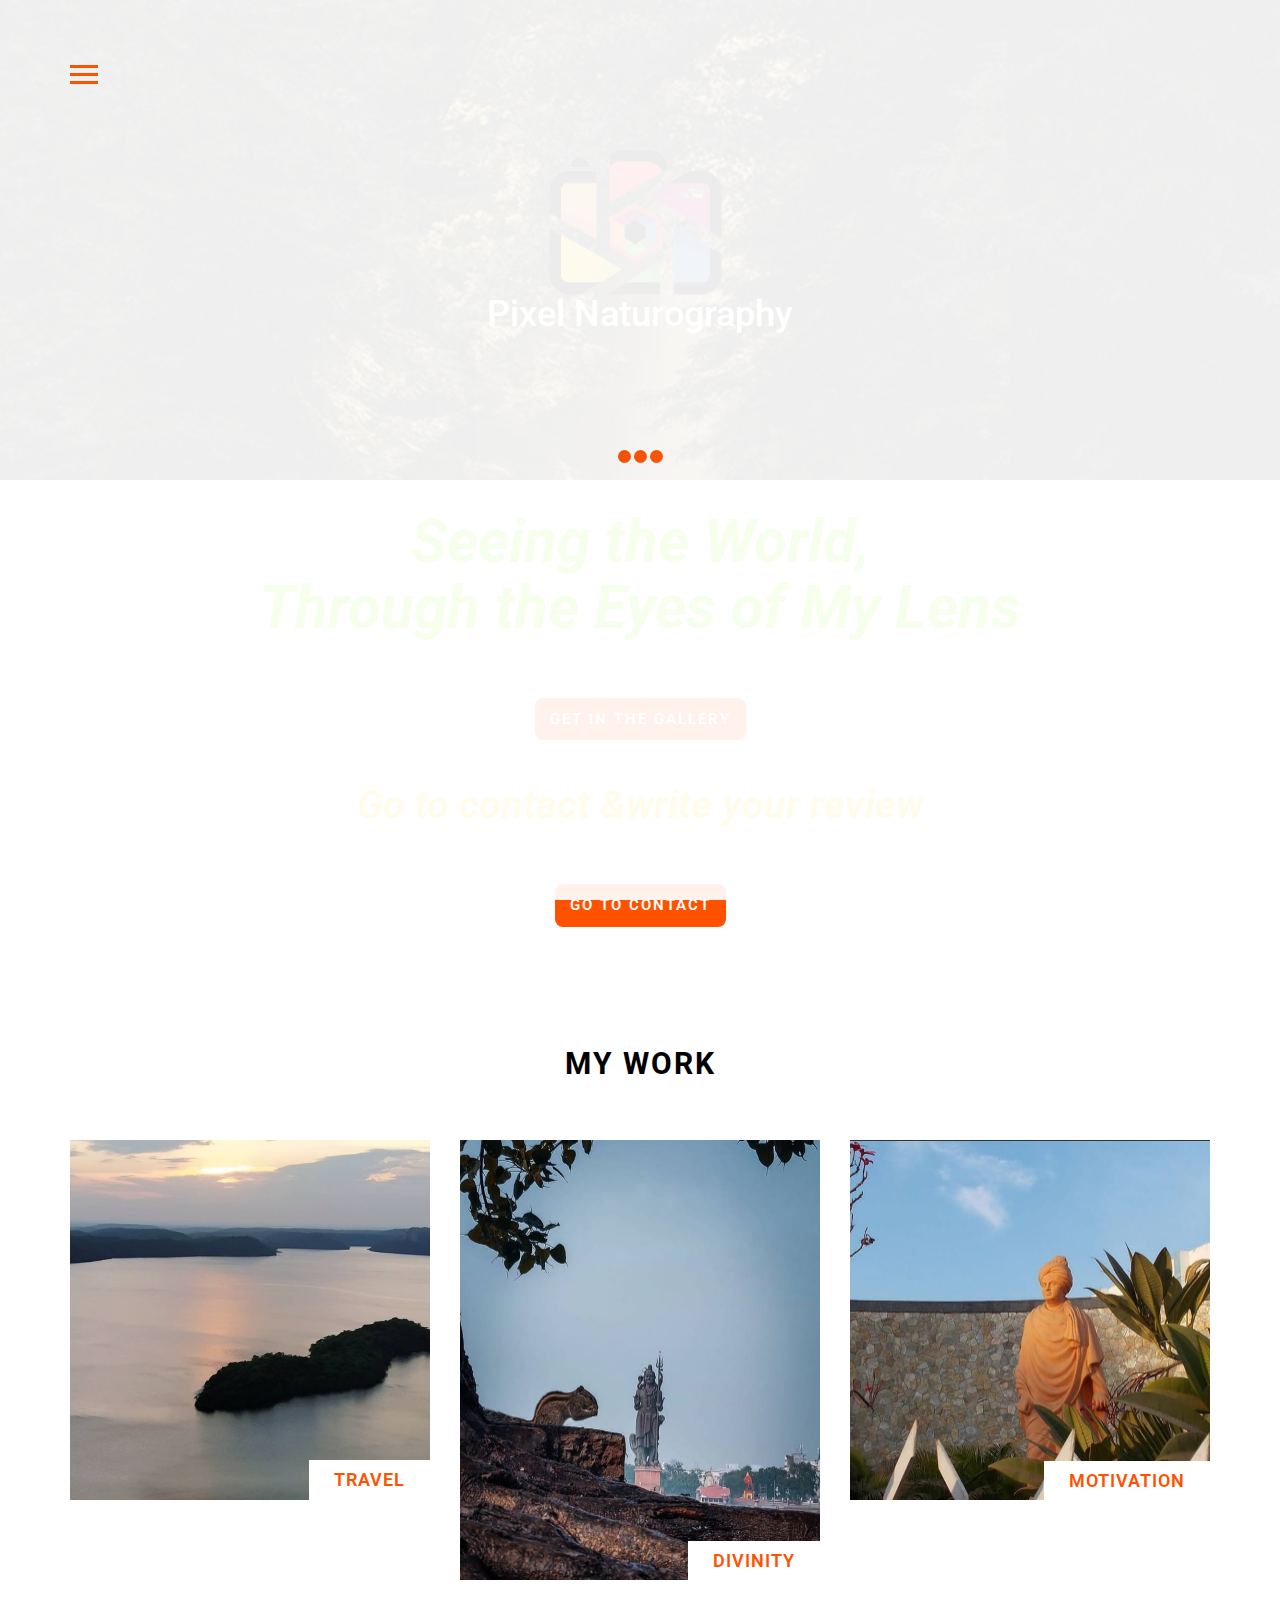
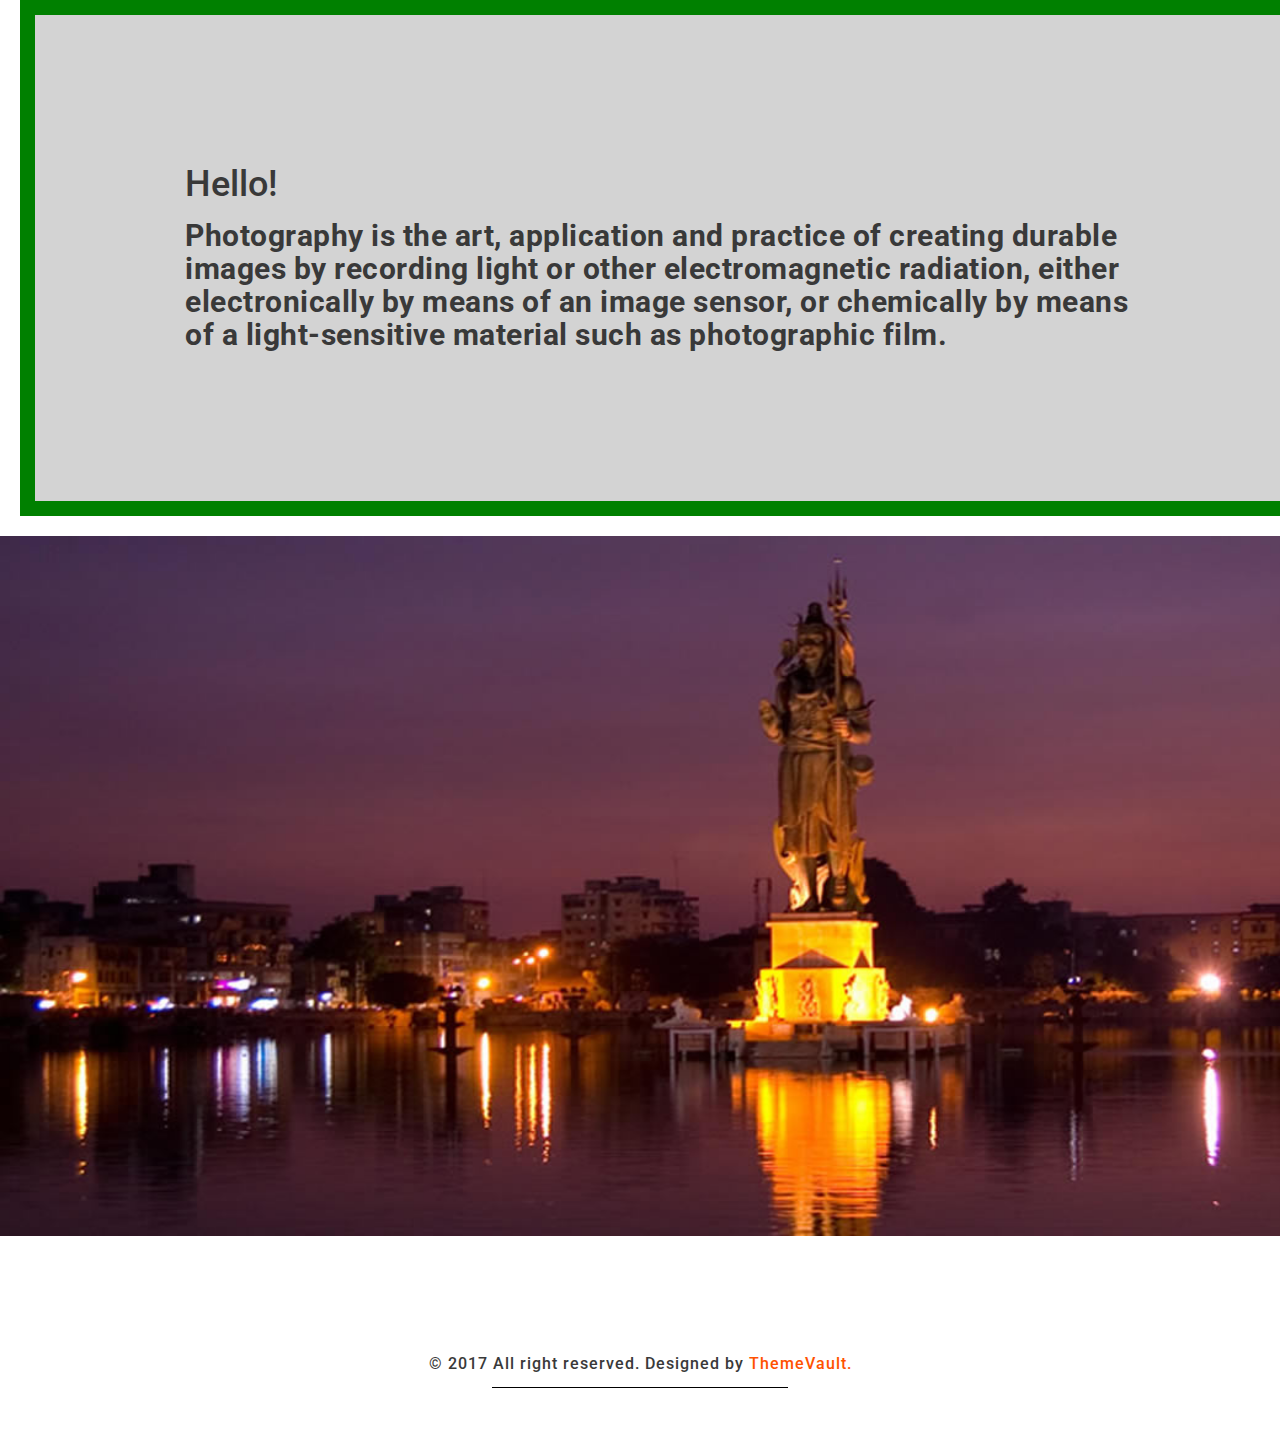
<file: index.html>
<!--Template Name: Snappy
File Name: index.html
Author Name: ThemeVault
Author URI: http://www.themevault.net/
License URI: http://www.themevault.net/license/-->

<!DOCTYPE html>
<html lang="en">

    <head>
       <style>
          div#h1 {
            background-color: lightgrey;
             width: 1300px;
              height: 1000 px;
             border: 15px solid green;
              padding: 150px;
              margin: 20px;
            }
          </style>

        <meta charset="utf-8">
        <meta http-equiv="X-UA-Compatible" content="IE=edge">
        <meta name="viewport" content="width=device-width, initial-scale=1.0">
        <link rel="icon" href="images/pixel_naturography.png"/>
        <title>Pixel_Naturography</title>

        <!-- Bootstrap core CSS -->

        <link href="css/bootstrap.min.css" rel="stylesheet">

        <!-- Custom styles for this template -->
        <link href="css/style.css" rel="stylesheet">
        <link href="css/responsive.css" rel="stylesheet">
        <script src="js/jquery.min.js" type="text/javascript"></script>
        <script src="js/bootstrap.min.js" type="text/javascript"></script>
        <script src="js/custom.js" type="text/javascript"></script>
    </head>

    <body id="myPage">
        <div class="section-page-wrap">
            <div id="preloader-container">
                <div class="preloader">
                    <span class="bubble-01"></span>
                    <span class="bubble-02"></span>
                    <span class="bubble-03"></span>
                </div>
            </div>

            <header class="top-nav-bar">
                <div id="toggle">
                    <div class="one"></div>
                    <div class="two"></div>
                    <div class="three"></div>
                </div>

                <div id="menu">
                    <ul class="menu-view list-unstyled">
                        <li class="active"><a href="index.html"><img src='images/icons/home-hover.png'></a></li>
                        <li><a href="about.html"><img src="images/icons/about.png" onmouseover="this.src = 'images/icons/about-hover.png'" onmouseout="this.src = 'images/icons/about.png'"></a></li>
                        <li><a href="portfolio.html"><img src="images/icons/portfolio.png" onmouseover="this.src = 'images/icons/portfolio-hover.png'" onmouseout="this.src = 'images/icons/portfolio.png'"></a></li>
                       <li><a href="Gallery.html"><img src="images/icons/portfolio.png" onmouseover="this.src = 'images/icons/portfolio-hover.png'" onmouseout="this.src = 'images/icons/portfolio.png'"></a></li>
                       <li><a href="video.html"><img src="images/icons/portfolio.png" onmouseover="this.src = 'images/icons/portfolio-hover.png'" onmouseout="this.src = 'images/icons/portfolio.png'"></a></li>
                        <li><a href="contact.html"><img src="images/icons/contact-hover.png" onmouseover="this.src = 'images/icons/contact-hover.png'" onmouseout="this.src = 'images/icons/contact-hover.png'"></a></li>
                    </ul>
                </div>
            </header>
            <div class="banner-full-image">
                <div class="banner-title">

                    <center>      
                    <img src="images/pixel_naturography.png" height="150">
                    </center>

                    <div>
                    <h1>Pixel Naturography</h1>
                    </div>

                </div>
            </div>
 <!------------Gallery--------------------->
      <br>
      <br>
      <center>
      <p style="font-style:italic; font-size: 60px; color:Chartreuse"><b>Seeing the World,<br>Through the Eyes of My Lens</b></p>
   
      <br>
      <br><br><br>
       <a class="btn btn-primary" href="Gallery.html">Get in the Gallery</a>
  
        <br>
      <br><br><br>
        <p style="font-style:italic; font-size: 40px; color:Gold"><b>Go to contact &write your review</b></p>
   
      <br>
      <br><br><br>
       <a class="btn btn-primary" href="contact.html">Go to contact</a>
       <center>
            <section id="gallery-block" class="section-padding">
                <div class="container">

                    <div class="text-head">
                        <h2>My work</h2>
                    </div>

                    <div class="row">

                      <div class="col-md-4 col-sm-4 col-xs-12 gallery-list">
                            <div class="port-image">
                                <img src="images/21.jpg" alt="Gallery-Image" class="img-responsive">
                                <div class="overlay">
                                    <div class="text"><a href="images/21.jpg" class="image-popup"><img src="images/pin.png"></a></div>
                                </div>
                            </div>
                            <h1 class="port-title">travel</h1>
                        </div>

                     
                        <div class="col-md-4 col-sm-4 col-xs-12 gallery-list">
                            <div class="port-image">
                                <img src="images/47.jpg" alt="Gallery-Image" class="img-responsive">
                                <div class="overlay">
                                    <div class="text"><a href="images/47.jpg" class="image-popup"><img src="images/pin.png"></a></div>
                                </div>
                            </div>
                            <h1 class="port-title">divinity</h1>
                        </div>

                      <div class="col-md-4 col-sm-4 col-xs-12 gallery-list">
                            <div class="port-image">
                                <img src="images/24.jpg" alt="Gallery-Image" class="img-responsive">
                                <div class="overlay">
                                    <div class="text"><a href="images/24.jpg" class="image-popup"><img src="images/pin.png"></a></div>
                                </div>
                            </div>
                            <h1 class="port-title">motivation</h1>
                        </div>
                            

                   </div>
                  </div>
                </section>
     
             <!-------------About----------->
            <section>
                 
                    <center>
                    <div id="h1" style="text-align:left;"><h1>Hello!</h1><br>
                     <h2><p><b>Photography is the art, application and practice of creating durable images by recording light or 
                      other electromagnetic radiation, either electronically by means of an image sensor, or chemically by means of a 
                      light-sensitive material such as photographic film.</b></p></h2>
                    </div>
                    </center>
                   
            </section>
        
        <img src="images/46.jpg" alt="Trulli" width="1600" height="700">
        
            <!-------------footer--------------->
            <footer>

                <div class="container text-center">
                    <div class="copyright">
                        <!--Do not remove Backlink from footer of the template. To remove it you can purchase the Backlink-->
                        &copy; 2017 All right reserved. Designed by <a href="http://www.themevault.net/" target="_blank">ThemeVault.</a>
                    </div>
                </div>
        
            </footer>
            <div id="back-to-top" style="display: none">
                <i class="fa fa-angle-double-up" aria-hidden="true"></i> Top
            </div>
        </div>
        <script>
            jQuery(window).load(function () {
                $('#preloader-container').delay(650).fadeOut('slow')
                        ;
            });
        </script>
    </body>
</html>
</file>
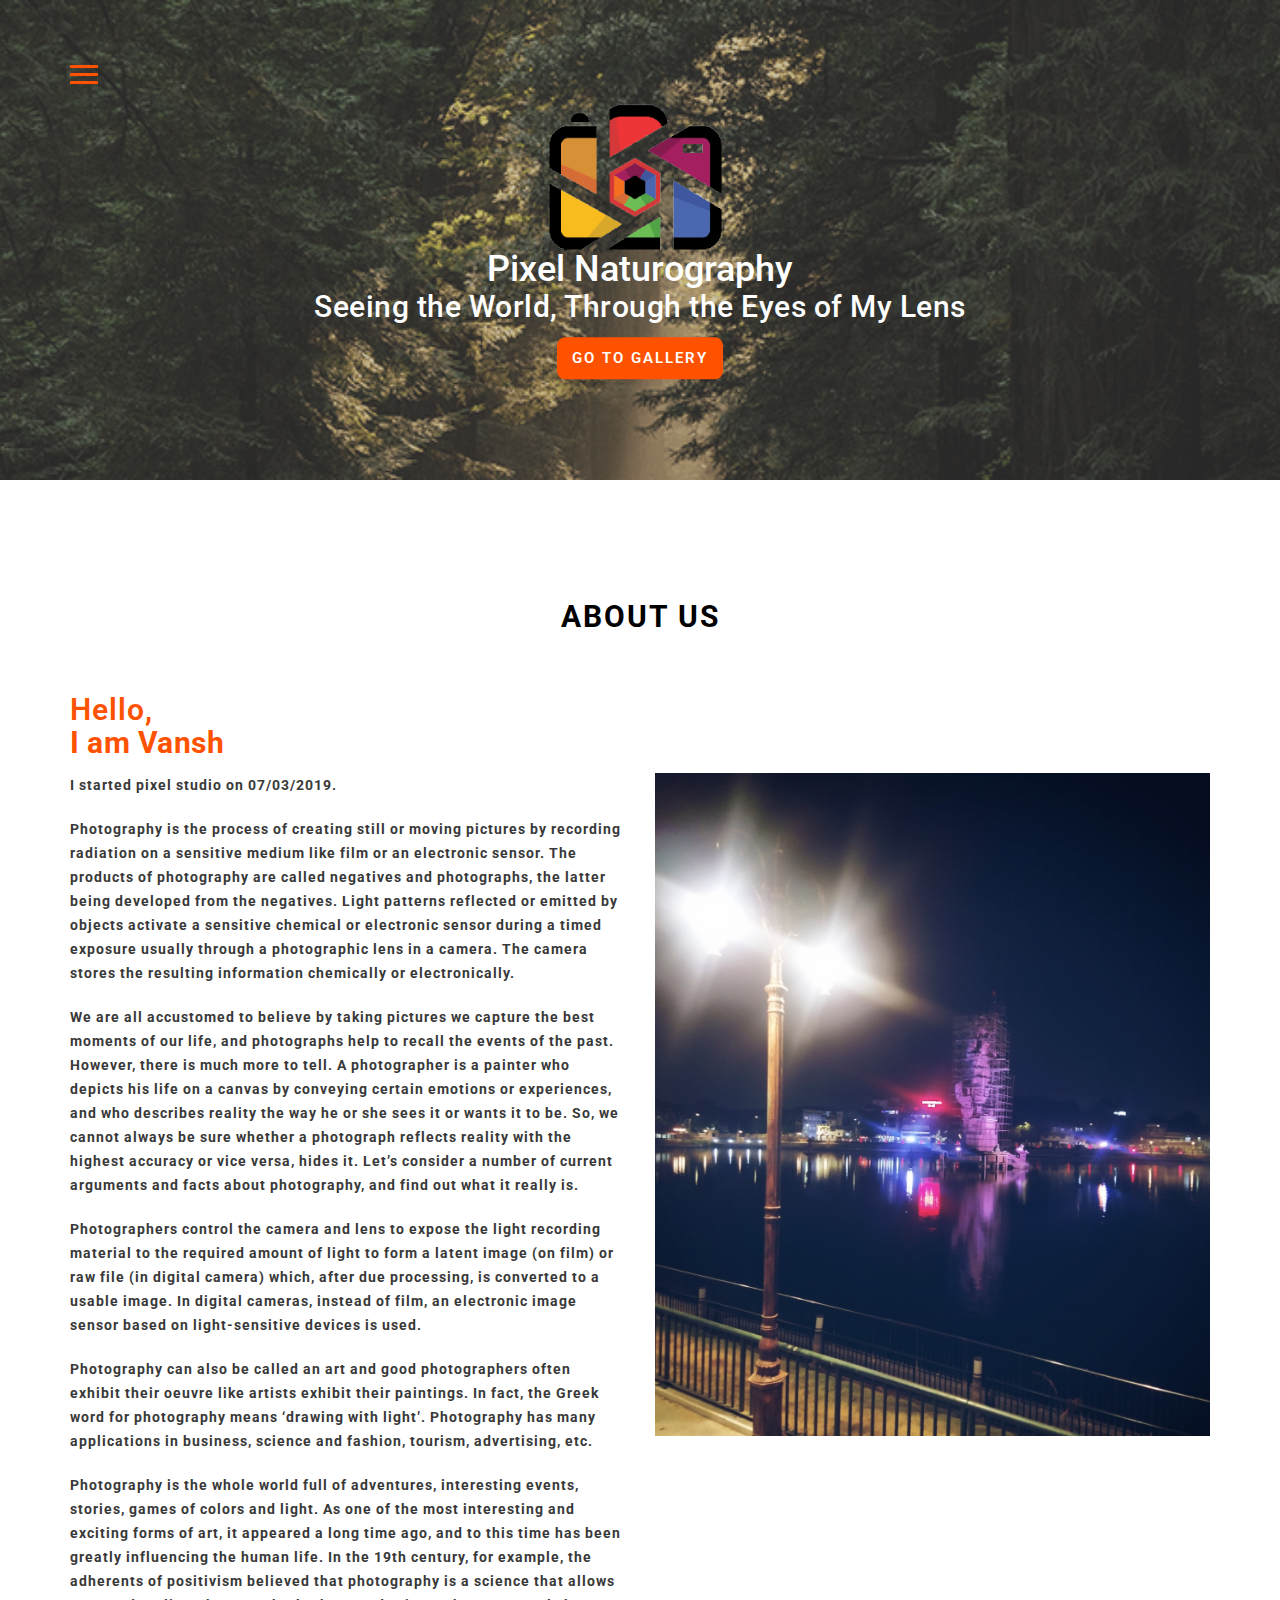
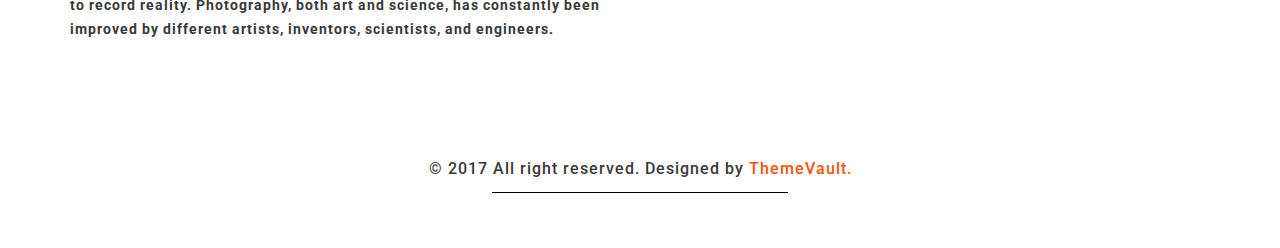
<file: about.html>
<!--Template Name: Snappy
File Name: about.html
Author Name: Theme0Vault
Author URI: http://www.themevault.net/
License URI: http://www.themevault.net/license/-->

<!DOCTYPE html>
<html lang="en">
    <head>
        <meta charset="utf-8">
        <meta http-equiv="X-UA-Compatible" content="IE=edge">
        <meta name="viewport" content="width=device-width, initial-scale=1.0">
        <link rel="icon" href="images/pixel_naturography.png"/>
        <title>Pixel_Naturography</title>

        <link href="css/scrolling-nav.css" rel="stylesheet" media="all">
        <!-- Bootstrap core CSS -->
        <link href="css/bootstrap.min.css" rel="stylesheet">

        <!-- Custom styles for this template -->
        <link href="css/style.css" rel="stylesheet">
        <link href="css/responsive.css" rel="stylesheet">
        <script src="js/jquery.min.js" type="text/javascript"></script>
        <script src="js/bootstrap.min.js" type="text/javascript"></script>
        <script src="js/custom.js" type="text/javascript"></script>
    </head>
    <body id="myPage">
        <div class="section-page-wrap">
             <header class="top-nav-bar">
                <div id="toggle">
                    <div class="one"></div>
                    <div class="two"></div>
                    <div class="three"></div>
                </div>

                <div id="menu">
                    <ul class="menu-view list-unstyled">
                        <li><a href="index.html"><img src="images/icons/home.png" onmouseover="this.src = 'images/icons/home-hover.png'" onmouseout="this.src = 'images/icons/home.png'"></a></li>
                        <li class="active"><a><img src="images/icons/about-hover.png"></a></li>
                        <li><a href="portfolio.html"><img src="images/icons/portfolio.png" onmouseover="this.src = 'images/icons/portfolio-hover.png'" onmouseout="this.src = 'images/icons/portfolio.png'"></a></li>
                       <li><a href="Gallery.html"><img src="images/icons/portfolio.png" onmouseover="this.src = 'images/icons/portfolio-hover.png'" onmouseout="this.src = 'images/icons/portfolio.png'"></a></li>
                        <li><a href="video.html"><img src="images/icons/portfolio.png" onmouseover="this.src = 'images/icons/portfolio-hover.png'" onmouseout="this.src = 'images/icons/portfolio.png'"></a></li>
                        <li><a href="contact.html"><img src="images/icons/contact-hover.png" onmouseover="this.src = 'images/icons/contact-hover.png'" onmouseout="this.src = 'images/icons/contact-hover.png'"></a></li>
                    </ul>
                </div>

            </header>
            <div class="banner-full-image">
                <div class="banner-title">

                    <center>      
                    <img src="images/pixel_naturography.png" height="150">
                    </center>

                    <div>
                    <h1>Pixel Naturography</h1>
                    <h2 style="color:white;">Seeing the World, Through the Eyes of My Lens</h2>
                    </div>
                    <br>
                    <a class="btn btn-primary" href="portfolio.html">Go to Gallery</a>
                </div>
            </div>

            <!-------------About----------->
            <section id="about" class="section-padding">
                <div class="container">
                    <div class="text-head">
                        <h2>about us</h2>
                    </div>

                     <div>
                         <h2 class="user-title">Hello,</h2>
                         <h2 style="color: #ff5200;"><b>I am Vansh</b></h2>
                      </div>

                      <br>
                    <div class="row">
                        <div class="col-lg-6 col-md-6 col-sm-7 col-xs-12">
           
                            <p class="desc-text"><b>I started pixel studio on 07/03/2019.</b></p>

                            <p class="desc-text offspace-20"><b>Photography is the process of creating still or moving pictures by recording radiation on a
                              sensitive medium like film or an electronic sensor. The products of photography are called negatives and photographs, 
                               the latter being developed from the negatives. Light patterns reflected or emitted by objects activate a sensitive chemical or 
                                electronic sensor during a timed exposure usually through a photographic lens in a camera. The camera stores the resulting 
                                 information chemically or electronically.</b></p>

                             <p class="desc-text offspace-20"><b>We are all accustomed to believe by taking pictures we capture the best moments of our life, 
                               and photographs help to recall the events of the past. However, there is much more to tell. A photographer is a painter who depicts 
                                his life on a canvas by conveying certain emotions or experiences, and who describes reality the way he or she sees it or wants it to be.
                               So, we cannot always be sure whether a photograph reflects reality with the highest accuracy or vice versa, hides it. 
                              Let’s consider a number of current arguments and facts about photography, and find out what it really is.</b></p>

                            
                             <p class="desc-text offspace-20"><b>Photographers control the camera and lens to expose the light recording material to the required 
                              amount of light to form a latent image (on film) or raw file (in digital camera) which, after due processing, is converted to a usable image. 
                              In digital cameras, instead of film, an electronic image sensor based on light-sensitive devices is used.</b></p>

                             
                             <p class="desc-text offspace-20"><b>Photography can also be called an art and good photographers often exhibit their oeuvre 
                             like artists exhibit their paintings. In fact, the Greek word for photography means ‘drawing with light’. Photography has many  
                             applications in business, science and  fashion, tourism, advertising, etc.</b></p>

                             
                             <p class="desc-text offspace-20"><b>Photography is the whole world full of adventures, interesting events, stories, 
                              games of colors and light. As one of the most interesting and exciting forms of art, it appeared a long time ago,
                              and to this time has been greatly influencing the human life. In the 19th century, for example, the adherents of positivism 
                              believed that photography is a science that allows to record reality. Photography, both art and science, has constantly been
                               improved by different artists, inventors, scientists, and engineers.</b></p>
  
                        </div>
                        <div class="col-lg-6 col-md-6 col-sm-5 col-xs-12 add-space-mobileview">
                            <img width="800" height="600" alt="user-image" class="img-responsive" src="images/1.jpg">   
                        </div>
                    </div>
                </div>
            </section>
           
            <!---footer--->
            <footer>
                <div class="container text-center">
                    <div class="copyright">
                        <!--Do not remove Backlink from footer of the template. To remove it you can purchase the Backlink-->
                        &copy; 2017 All right reserved. Designed by <a href="http://www.themevault.net/" target="_blank">ThemeVault.</a>
                    </div>
                </div>
            </footer>
            <div id="back-to-top" style="display: none">
                <i class="fa fa-angle-double-up" aria-hidden="true"></i> Top
            </div>
        </div>
    </body>
</html>
</file>
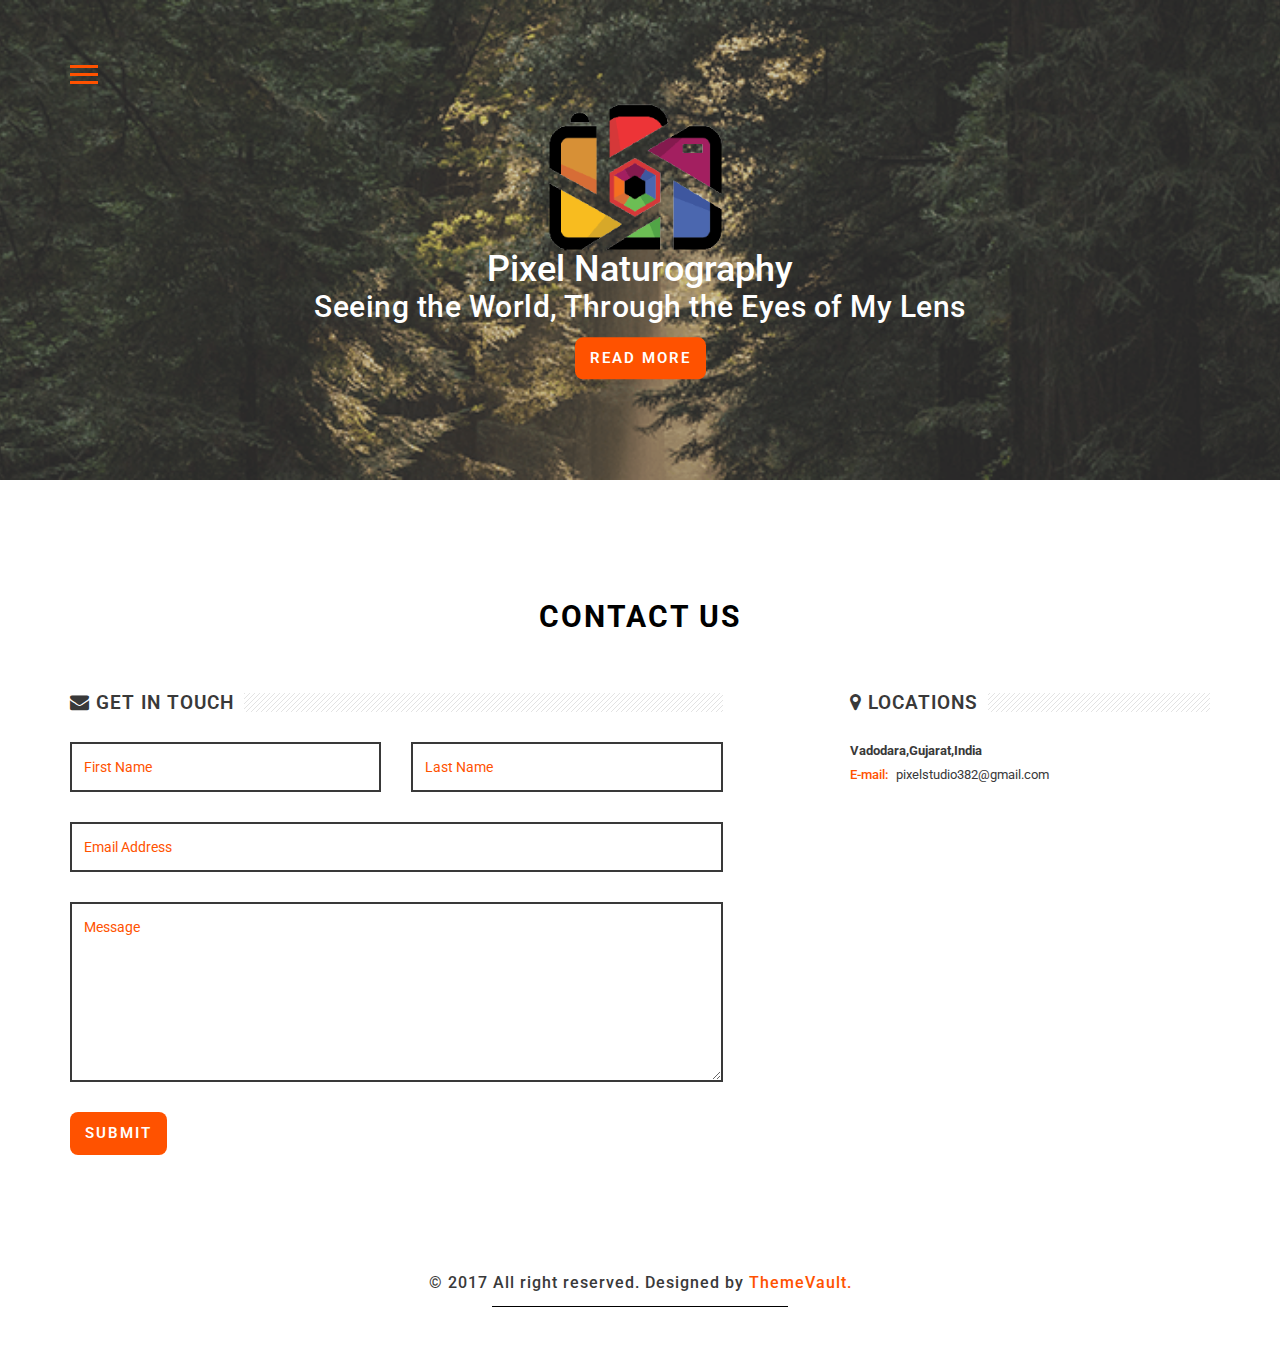
<file: contact.html>
<!--Template Name: Snappy
File Name: contact.html
Author Name: ThemeVault
Author URI: http://www.themevault.net/
License URI: http://www.themevault.net/license/-->

<!DOCTYPE html>
<html lang="en">
    <head>
        <meta charset="utf-8">
        <meta http-equiv="X-UA-Compatible" content="IE=edge">
        <meta name="viewport" content="width=device-width, initial-scale=1.0">
        <link rel="icon" href="images/pixel_naturography.png"/>
        <title>Pixel_Naturography</title>

        <link href="css/scrolling-nav.css" rel="stylesheet" media="all">
        <!-- Bootstrap core CSS -->
        <link href="css/bootstrap.min.css" rel="stylesheet">

        <!-- Custom styles for this template -->
        <link href="css/style.css" rel="stylesheet">
        <link href="css/responsive.css" rel="stylesheet">
        <script src="js/jquery.min.js" type="text/javascript"></script>
        <script src="js/bootstrap.min.js" type="text/javascript"></script>
        <script src="js/custom.js" type="text/javascript"></script>
    </head>
    <body id="myPage">
        <div class="section-page-wrap">
            
            <header class="top-nav-bar">
                <div id="toggle">
                    <div class="one"></div>
                    <div class="two"></div>
                    <div class="three"></div>
                </div>

                <div id="menu">
                    <ul class="menu-view list-unstyled">
                        <li><a href="index.html"><img src="images/icons/home.png" onmouseover="this.src = 'images/icons/home-hover.png'" onmouseout="this.src = 'images/icons/home.png'"></a></li>
                        <li><a href="about.html"><img src="images/icons/about.png" onmouseover="this.src = 'images/icons/about-hover.png'" onmouseout="this.src = 'images/icons/about.png'"></a></li>
                        <li><a href="portfolio.html"><img src="images/icons/portfolio.png" onmouseover="this.src = 'images/icons/portfolio-hover.png'" onmouseout="this.src = 'images/icons/portfolio.png'"></a></li>
                        <li><a href="Gallery.html"><img src="images/icons/portfolio.png" onmouseover="this.src = 'images/icons/portfolio-hover.png'" onmouseout="this.src = 'images/icons/portfolio.png'"></a></li>
                        <li><a href="video.html"><img src="images/icons/portfolio.png" onmouseover="this.src = 'images/icons/portfolio-hover.png'" onmouseout="this.src = 'images/icons/portfolio.png'"></a></li>
                        <li class="active"><a><img src="images/icons/contact-hover.png"></a></li>
                    </ul>
                </div>

            </header>
            <div class="banner-full-image">
                <div class="banner-title">

                    <center>      
                    <img src="images/pixel_naturography.png" height="150">
                    </center>

                    <div>
                    <h1>Pixel Naturography</h1>
                    <h2 style="color:white;">Seeing the World, Through the Eyes of My Lens</h2>
                    </div>
                    <br>
                    <a class="btn btn-primary" href="about.html">read more</a>
                </div>
            </div>

            <!-------------About----------->
            <section id="contact" class="section-padding">
                <div class="container">
                    <div class="text-head">
                        <h2>contact us</h2>
                    </div>
                    <div class="row">
                        <div class="col-md-7 col-sm-7 col-xs-12 width-set-60">
                            <h1 class="maintitle"><span><i class="fa fa-envelope"></i> Get in Touch</span></h1>
                            <div class="wrapcontact">
                                <div class="done" style="display: none">
                                    <div class="alert-box success ">Your message has been sent. Thank you! <a class="close" href="javascript:void(0)">x</a></div>
                                </div>
                                <form id="contactform">
                                    <div class="row">
                                        <div class="col-md-6">
                                            <div class="form-group">
                                                <input type="text" class="form-control" placeholder="First Name">	
                                            </div>
                                        </div>
                                        <div class="col-md-6">
                                            <div class="form-group">
                                                <input type="text" class="form-control" placeholder="Last Name">
                                            </div>
                                        </div>
                                        <div class="col-md-12">
                                            <div class="form-group">
                                                <input type="email" class="form-control" placeholder="Email Address">
                                            </div>
                                            <div class="form-group">
                                                <textarea name="message" id="message" placeholder="Message" cols="30" class="form-control" rows="10"></textarea>
                                            </div>

                                            <input type="submit" class="btn btn-primary" value="submit">

                                        </div>
                                    </div>
                                </form>
                            </div>
                        </div>
                        <div class="col-md-4 col-md-offset-1 col-sm-4 col-sm-offset-1 col-xs-12 width-set-40">
                            <h1 class="maintitle"><span><i class="fa fa-map-marker"></i> Locations</span></h1>
                            <dl>
                                <dt>Vadodara,Gujarat,India</dt>
                                <dd><span>E-mail:</span><a href="mailto:pixalstudio382@gmail.com"> pixelstudio382@gmail.com</a></dd>
                            </dl>
                        </div>
                    </div>
                </div>
            </section>

            <!---footer--->
            <footer>
                <div class="container text-center">
                    <div class="copyright">
                        <!--Do not remove Backlink from footer of the template. To remove it you can purchase the Backlink-->
                        &copy; 2017 All right reserved. Designed by <a href="http://www.themevault.net/" target="_blank">ThemeVault.</a>
                    </div>
                </div>
            </footer>
            <div id="back-to-top" style="display: none">
                <i class="fa fa-angle-double-up" aria-hidden="true"></i> Top
            </div>
        </div>
    </body>
</html>
</file>
<file: css/style.css>
/*
Template Name: Snappy
File Name: style.css
Author Name: ThemeVault
Author URI: http://www.themevault.net/
License URI: http://www.themevault.net/license/
*/


/* FONTS*/

@import url('https://fonts.googleapis.com/css?family=Oswald:400,500,600,700');
@import url('https://fonts.googleapis.com/css?family=Roboto:300,400,500,700,900');

@import '../fonts/font-awesome-4.7.0/css/font-awesome.min.css';


html {
    font-family: sans-serif;
    -ms-text-size-adjust: 100%;
    -webkit-text-size-adjust: 100%;
    font-size: 10px;
    -webkit-tap-highlight-color: transparent;
    margin: 0;
    padding: 0;
}

a, button {
    text-decoration: none;
    cursor: pointer;
}
a {
    color: inherit;
    -webkit-transition: color 0.3s ease;
    -moz-transition: color 0.3s ease;
    -ms-transition: color 0.3s ease;
    -o-transition: color 0.3s ease;
    transition: color 0.3s ease;
}
a:hover,
a:active,
a:focus {
    color: inherit;
    outline: none !important;
    text-decoration: none;
}

ul{
    margin: 0;
    padding: 0;
}
.form-control::-webkit-input-placeholder {
    color: #ff5200;
    opacity: 1;
}
.placeholder-fix:focus::-webkit-input-placeholder  {color:transparent !important; }
.placeholder-fix:focus::-moz-placeholder   {color:transparent !important;}
.placeholder-fix:-moz-placeholder   {color:transparent !important;}
.form-control:focus{

}
textarea:focus,textArea:focus,
input[type="text"]:focus,
input[type="password"]:focus,
input[type="datetime"]:focus,
input[type="datetime-local"]:focus,
input[type="date"]:focus,
input[type="month"]:focus,
input[type="time"]:focus,
input[type="week"]:focus,
input[type="number"]:focus,
input[type="email"]:focus,
input[type="url"]:focus,
input[type="search"]:focus,
input[type="tel"]:focus,
input[type="color"]:focus,
.uneditable-input:focus {   
    border-color: none;
    box-shadow: none !important;
    outline: 0 none;
    border-color: #ff5200 !important;
}

button,
input,
optgroup,
select,
textarea {
    color: inherit;
    font: inherit;
    margin: 0;
}
button:active,
button:focus {
    outline: none !important;
    text-decoration: none;
}
.section-page-wrap {
    overflow: hidden;
    position: relative;
}

/* typography */

body {
    margin: 0;
    color: #393939;
    font-family: 'Roboto', sans-serif;
    font-size: 13px;
    line-height: 1.1;
    background-color: #fff;
}
* {
    margin: 0;
    padding: 0;
}
h1,h2,h3,h4,h5,h6,p{
    margin: 0
}

/* buttons */

.btn {
    text-align: center;
    line-height: 1.1;
    border-radius: 0;
    color: #fff;
    position: relative;
}
.btn-secondary {
    background: #ff5200 none repeat scroll 0 0;
    font-size: 13px;
    font-weight: 600;
    letter-spacing: 1px;
    border: 2px solid rgba(0,0,0,0);
    padding: 13px 15px;
    text-transform: uppercase;
    transition: background 0.3s ease-in-out 0s;
}
.btn-secondary:hover {
    color: #fff;
}

.btn-primary {
    background: #ff5200 none repeat scroll 0 0;
    border: medium none;
    border-radius: 8px;
    font-size: 15px;
    font-weight: 600;
    letter-spacing: 2px;
    padding: 13px 15px;
    text-transform: uppercase;
    transition: background 0.3s ease-in-out 0s;
}
.btn-primary:hover {
    background: #393939;
    border-color: #38300a;
}
.btn-primary.focus, .btn-primary:focus {
    background: #393939;
    border-color: #393939;
}

.btn-submit {
    display: block;
    width: 100%;
    padding: 16px;
    font-size: 13px;
    font-weight: 600;
    letter-spacing: 1.3px;
    color: #fff;
    -webkit-transition: background 0.3s ease-in-out;
    -moz-transition: background 0.3s ease-in-out;
    -ms-transition: background 0.3s ease-in-out;
    -o-transition: background 0.3s ease-in-out;
    transition: background 0.3s ease-in-out;
}

/*toggle menu*/
.top-nav-bar {
    left: 70px;
    position: absolute;
    top: 60px;
    z-index: 99999;
}
#toggle {
    cursor: pointer;
    width: 28px;
    margin-bottom: 25px;
}

#toggle div {
    width: 100%;
    height: 3px;
    background: #ff5200;
    margin: 5px auto;
    transition: all 0.3s;
    backface-visibility: hidden;
}

#toggle.on .one {
    transform: rotate(45deg) translate(4px, 4px);
}

#toggle.on .two {
    opacity: 0;
}

#toggle.on .three {
    transform: rotate(-45deg) translate(7px, -8px);
}

#menu {

    display: none;
}

.menu-view li a {
    display: inline-block;
    padding-top: 25px;
    padding-bottom: 25px;
}



/*banner*/
.banner-full-image {
    background: rgba(0, 0, 0, 0) url("../images/banner.png") no-repeat scroll center top / cover ;
    background-attachment: fixed;
    height: 480px;
    position: relative;
}
.banner-full-image::after {
    background-color: rgba(0, 0, 0, 0.2);
    content: "";
    display: block;
    height: 100%;
    left: 0;
    position: absolute;
    top: 0;
    width: 100%;
    z-index: 1;
}
.banner-title {
    color: #fff;
    display: block;
    left: 50%;
    position: absolute;
    text-align: center;
    top: 50%;
    transform: translate(-50%, -50%);
    width: 100%;
    z-index: 2;
}

.banner-title > h1 {
    color: #fff;
    font-family: Oswald;
    font-size: 40px;
    font-weight: 700;
    letter-spacing: 4px;
    line-height: 1.3;
    text-transform: uppercase;
    margin-bottom: 50px;
}

/*gallery block*/
.port-image {
    position: relative;
}
.overlay {
    position: absolute;
    bottom: 0;
    left: 100%;
    right: 0;
    background-color: rgba(221,221,221,0.6);
    overflow: hidden;
    width: 0;
    height: 100%;
    transition: .5s ease;
}

.port-image:hover .overlay {
    width: 100%;
    left: 0;
}
.text {
    left: 50%;
    overflow: hidden;
    position: absolute;
    top: 50%;
    transform: translate(-50%, -50%);
}
#gallery-block .row > .gallery-list {
    margin-bottom: 30px;
}
#gallery-block .row > .gallery-list:nth-last-child(-n+3){
    margin-bottom: 0px;
}


/*section padd*/
.section-padding{
    padding-top: 120px;
}
.offspace-125 {
    margin-top: 125px;
}
.offspace-90{
    margin-top: 90px;
}
.offspace-80{
    margin-top: 80px;
}
.offspace-60{
    margin-top: 60px;
}
.offspace-45{
    margin-top: 45px;
}
.divider-50 {
    border: medium none;
    clear: both;
    margin: 0;
    padding: 0;
    position: relative;
    height: 50px;
}

/*contact*/
.maintitle, .wrapactiondefault {
    background: rgba(0, 0, 0, 0) url("../images/sep-line.png") repeat scroll left top;
}
.maintitle {
    font-size: 19px;
    font-weight: 600;
    letter-spacing: 1px;
    line-height: 1;
    margin: 0 0 30px;
    padding: 0;
}
.maintitle span {
    background: #fff none repeat scroll 0 0;
    padding-right: 10px;
    text-transform: uppercase;
}
#contact dd span {
    font-weight: 500;
    color: #ff5200;
    margin-right: 5px;
}
#contact dd a:hover{
    color:#ff5200; 
}
#contact dd {
    margin-top: 5px;
}
#contact .form-control {
    background: transparent none repeat scroll 0 0;
    border: 2px solid #393939;
    box-shadow: none !important;
    /*font-family: "Montserrat",arial,sans-serif;*/
}
#contact .form-control {
    border-radius: 0px;
    box-shadow: 0 1px 1px rgba(0, 0, 0, 0.075) inset;
    color: #555555;
    display: block;
    font-size: 14px;
    height: 50px;
    line-height: 1.42857;
    padding: 14px 12px;
    transition: border-color 0.15s ease-in-out 0s, box-shadow 0.15s ease-in-out 0s;
    width: 100%;
}
#contact textarea {
    height: 180px !important;
}
#contact .form-control:hover, #contact .form-control:focus, #contact .form-control:active {
    border: 2px solid #ff5200;
    box-shadow: none !important;
    outline: medium none;
}
#contact .form-group {
    margin-bottom: 30px;
}
/*about*/
.text-head h2 {
    color: #000;
    font-size: 30px;
    font-weight: 700;
    letter-spacing: 2px;
    margin-bottom: 60px;
    text-align: center;
    text-transform: uppercase;
}
.user-title {
    color: #ff5200;
    font-weight: 600;
    letter-spacing: 1px;
    margin-top: 30px;
    text-transform: capitalize;
}
h2 {
    color: #393939;
    letter-spacing: 0.5px;
}
.port-title {
    background-color: #fff;
    bottom: 0;
    color: #ff5200;
    font-size: 18px;
    font-weight: 600;
    letter-spacing: 1px;
    padding: 10px 25px;
    position: absolute;
    right: 15px;
    text-transform: uppercase;
}


.desc-text {
    color: #393939;
    font-size: 14px;
    font-weight: 400;
    letter-spacing: 1px;
    line-height: 24px;
}
.tb-space {
    margin: 20px 0;
}
.desc-text + .desc-text {
    margin-top: 20px;
}
.item-about-review {
    display: table;
    margin-bottom: 50px;
}
.about-review-thumb {
    display: table-cell;
    width: 100px;
}
.about-review-thumb a {
    border: 1px solid #e5e5e5;
    display: block;
    overflow: hidden;
    padding: 10px;
    transition: all 0.5s ease-out 0s;
}
.about-review-thumb a img {
    transition: all 0.5s ease-out 0s;
    max-width: 100px;
}
.about-review-thumb a:hover {
    border-color: #ff5200;
}
.about-review-thumb a:hover img {
    transform: scale(1.15);
}
.about-info {
    display: table-cell;
    padding: 0 30px;
    vertical-align: top;
}
.title14 {
    font-size: 18px;
    font-weight: 600;
    letter-spacing: 1px;
    margin-bottom: 8px;
    text-transform: capitalize;
}
.title14 a:hover {
    color: #ff5200;
}
.desc {
    color: #555;
    line-height: 24px;
    font-size: 14px;
}



/*footer*/
footer{
    margin-top: 65px;
    padding: 55px 0;
    color: #393939;

}
.copyright {
    display: inline-block;
    font-size: 15.5px;
    font-weight: 500;
    letter-spacing: 1px;
    padding-bottom: 15px;
    position: relative;
    text-align: center;
}
.copyright::after {
    background-color: #000;
    bottom: 0;
    content: "";
    height: 1px;
    left: 0;
    margin-left: 15%;
    position: absolute;
    width: 70%;
}
.copyright a{
    color: #ff5200;
}
.copyright a:hover{
    color: #38300a;
}


/*instafeed images*/
#instafeed .likes {
    background: rgba(0,0,0, 0.5) none repeat scroll 0 0;
    color: #ffffff;
    display: flex;
    flex-direction: column;
    font-family: sans-serif;
    font-size: 1em;
    height: 100%;
    justify-content: center;
    left: 0;
    opacity: 0;
    position: absolute;
    right: 0;
    text-align: center;
    text-shadow: 0 1px rgba(0, 0, 0, 0.5);
    top: 0;
    transition: opacity 100ms ease 0s;
    width: 100%;
}
#instafeed a img{
    max-width: 100%;
}
.insta-image {
    max-width: 150px;
    position: relative;
}
#instafeed a:hover .likes {
    opacity:1;
}
.animated.flipInX {
    display: block;
    /*float: left;*/
    position: relative;
}
#instafeed > div{
    padding-left: 0px;
    padding-right: 0px;
}
.insta-image-list #instafeed > div:nth-child(-n+6){
    margin-bottom: 40px;
}


/* PRELOADER */
#page-preloader {
    background:  rgba(0,0,0,0.9);
}
#page-preloader {
    bottom: 0;
    height: 100%;
    left: 0;
    position: fixed;
    right: 0;
    top: 0;
    width: 100%;
    z-index: 100500;
}


.preloaderjs .spinner {
    display: none !important;
}
.loader-wrap {
    position: absolute;
    left: 50%;
    top: 50%;
    margin: -20px 0 0 -20px;
}
.loader-wrap > span {
    display: block;
}
.preloaderjs#page-preloader {
    background: rgba(46, 46, 46, 0.99) !important;
}
#page-preloader {
    position: fixed;
    z-index: 100500;
    top: 0;
    right: 0;
    bottom: 0;
    left: 0;
    width: 100%;
    height: 100%;
}
#page-preloader .spinner {
    position: absolute;
    z-index: 1001;
    top: 50%;
    left: 50%;
    display: block;
    width: 100px;
    height: 100px;
    margin-top: -50px;
    margin-left: -50px;
    -webkit-animation: spin 2.5s infinite linear;
    animation: spin 2.5s infinite linear;
    border: 4px double transparent;
    border-top-color: #e7e4d7;
    border-radius: 50%;
}
#page-preloader .spinner:before,
#page-preloader .spinner:after {
    position: absolute;
    content: '';
    border-radius: 50%;
}
#page-preloader .spinner:before {
    top: 5px;
    right: 5px;
    bottom: 5px;
    left: 5px;
    -webkit-animation: spin 2s infinite linear;
    animation: spin 2s infinite linear;
    border: 4px double transparent;
    border-top-color: #71383e;
}
#page-preloader .spinner:after {
    top: 15px;
    right: 15px;
    bottom: 15px;
    left: 15px;
    -webkit-animation: spin 1s infinite linear;
    animation: spin 1s infinite linear;
    border: 4px double transparent;
    border-top-color: #efa96b;
}
@-webkit-keyframes spin {
    0% {
        -webkit-transform: rotate(0);
        transform: rotate(0);
    }
    100% {
        -webkit-transform: rotate(360deg);
        transform: rotate(360deg);
    }
}
@keyframes spin {
    0% {
        -webkit-transform: rotate(0);
        transform: rotate(0);
    }
    100% {
        -webkit-transform: rotate(360deg);
        transform: rotate(360deg);
    }
}
.loader02 {
    width: 56px;
    height: 56px;
    border: 8px solid white;
    border-top-color: #fff;
    border-radius: 50%;
    position: relative;
    animation: loader-rotate 1s linear infinite;
    top: 50%;
    margin: -28px auto 0 auto;
}
.loader02 {
    border-top-color: #ff5200 !important;
}
@keyframes loader-rotate {
    0% {
        transform: rotate(0);
    }
    100% {
        transform: rotate(360deg);
    }
}

#back-to-top {
    bottom: 50px;
    color: #df5333;
    cursor: pointer;
    font-size: 17px;
    position: fixed;
    right: 10px;
    text-align: center;
}
#back-to-top:hover {
    color: #000;
}
#back-to-top i {
    font-size: 35px;
    vertical-align: sub;
}

/*share buttons*/
.social-control-box {
    -webkit-transform: translateY(-50%) rotate(90deg) translateX(-50%);
    transform: translateY(-50%) rotate(90deg) translateX(-50%);
}
.share {
    cursor: default;
    display: inline-block;
    margin: 0 0.5em;
    padding: 0;
    position: fixed;
    right: 20px;
    text-align: center;
    top: 35px;
    z-index: 99999;
}
.follow:hover .label, .share:hover .label {
    opacity: 0;
    -webkit-transition: opacity .5s .125s ease-out;
    transition: opacity .5s .125s ease-out;
}
.follow:hover .icon, .share:hover .icon {
    border-radius: 50%;
    margin: 0 0;
}

.icon, .label {
    background-color: #ff5200;
    line-height: 2.4em;
}

.label {
    border-radius: 1rem;
    font-size: 13px;
    font-weight: 700;
    left: 0;
    letter-spacing: 1px;
    opacity: 1;
    pointer-events: none;
    position: absolute;
    right: 0;
    text-transform: capitalize;
    top: 0;
    transition: opacity 0.5s ease-out 0.75s;
    padding: 0;
}
.icon {
    border-radius: 0;
    cursor: pointer;
    display: inline-block;
    height: 2.4em;
    margin: 0 -.5em;
    -webkit-transition: background-color .5s ease-out, border-radius .5s .25s ease-out, margin .5s .25s ease-out;
    transition: background-color .5s ease-out, border-radius .5s .25s ease-out, margin .5s .25s ease-out;
    width: 2.4em;
    color: #fff;
}
.facebook {
    background-color: #31b0d5;
}
.twitter {
    background-color: #00aced;
}
.google-plus {
    background-color: #dd4b39;
}
.pinterest {
    background-color: #cb2027;
}
.icon.first {
    border-bottom-left-radius: 1em;
    border-top-left-radius: 1em;
    margin-left: 0;
}
.icon.last {
    border-bottom-right-radius: 1em;
    border-top-right-radius: 1em;
    margin-right: 0;
}
.icon:hover {
   color: #fff;
}



/*preload*/
#preloader-container {
    background: #fff;
    height: 100%;
    position: fixed;
    width: 100%;
    z-index: 9999;
}
.preloader {
    height: 60px;
    left: 50%;
    margin-left: -50px;
    margin-top: -31px;
    position: absolute;
    text-align: center;
    top: 50%;
    width: 100px;
}
.preloader span {
    animation-direction: alternate;
    animation-duration: 1s;
    animation-iteration-count: infinite;
    animation-name: bubble-anim;
    background: #ff5200;
    border-radius: 60px;
    display: inline-block;
    height: 13px;
    margin: 31px auto;
    vertical-align: middle;
    width: 13px;
}
.bubble-01 {
    animation-delay: 0s;
}
.bubble-02 {
    animation-delay: 0.2s;
}
.bubble-03 {
    animation-delay: 0.4s;
}
@keyframes bubble-anim {
0% {
    background-color: #ff5200;
    height: 13px;
    transform: translateY(0px);
    width: 13px;
}
100% {
    background-color: #ff5200;
    height: 30px;
    transform: translateY(-26px);
    width: 30px;
}
}
</file>
<file: css/responsive.css>
/*
Template Name: Snappy
File Name: responsive.css
Author Name: ThemeVault
Author URI: http://www.themevault.net/
License URI: http://www.themevault.net/license/
*/

/* Landscape phones and smaller */

@media (min-width: 1199px) and (max-width: 1240px) {}

@media (min-width: 1199px) {

}

@media (min-width: 768px) and (max-width: 991px) {}

@media (max-width: 991px) {
    .banner-title > h1 {
        font-size: 35px;
        margin-bottom: 45px;
    }
    footer {
        margin-top: 55px;
        padding: 45px 0;
    }
    .section-padding {
        padding-top: 60px;
    }
    .text-head h2 {
        font-size: 26px;
        margin-bottom: 40px;
    }
    .port-title {
        font-size: 16px;
        padding: 6px 18px;
    }
    .insta-image-list #instafeed > div:nth-child(-n+8){
        margin-bottom: 30px;
    }
}

@media (max-width: 767px) {
    .section-padding {
        padding-top: 50px;
    }
    .text-head h2 {
        font-size: 24px;
        letter-spacing: 1px;
        margin-bottom: 30px;
    }
    .desc-text {
        font-size: 13.5px;
        letter-spacing: 0.5px;
        line-height: 22px;
    }
    .top-nav-bar {
        left: 25px;
        top: 20px;
    }
    .menu-view li{
        float: left;
    }
    .menu-view li + li {
        margin-left: 25px;
    }
    .menu-view li a {
        padding-bottom: 10px;
        padding-top: 10px;
    }
    .user-title {
        margin-bottom: 20px;
        margin-top: 20px;
    }
    .banner-full-image {
        height: 420px;
    }
    .banner-title > h1 {
        font-size: 30px;
        letter-spacing: 3px;
        margin-bottom: 35px;
    }
    .btn-primary {
        font-size: 14px;
        padding: 12px 15px;
    }
    .image img{
        margin-left: auto;
        margin-right: auto;
    }
    .maintitle {
        font-size: 16px;
    }
    #contact .form-control {
        font-size: 13px;
        height: 40px;
        padding: 5px 10px;
    }
    #contact .form-group {
        margin-bottom: 25px;
    }
    .port-image {
        max-width: 364px;
    }
    #gallery-block .row > .gallery-list , #gallery-block .row > .gallery-list:nth-last-child(-n+3){
        margin-bottom: 20px;
    }
    #gallery-block .row > .gallery-list:nth-last-child(-n+1) {
        margin-bottom: 0;
    }
    #contactform {
        margin-bottom: 35px;
    }
    .insta-image-list #instafeed > div:nth-child(-n+10){
        margin-bottom: 20px;
    }
    #instafeed > div{
        padding-left: 10px;
        padding-right: 10px;
    }
    .copyright {
        font-size: 14px;
    }
    footer {
        margin-top: 0;
        padding: 56px 0 29px;
    }

}

@media (min-width: 640px) and (max-width: 767px) {
    .desc-text {
        font-size: 14px;
        letter-spacing: 1px;
        line-height: 24px;
    }
    .width-set-60 {
        width: 60%;
    }
    .width-set-40 {
        width: 40%;
    }
    #instafeed > div {
        width: 25% !important;
    }

}

@media (min-width: 361px) and (max-width: 767px) {
    .gallery-list {
        width: 50%;
    }
    .port-title {
        font-size: 13px;
        padding: 5px 10px;
    }


}
@media (min-width: 480px) and (max-width: 767px) {
    #instafeed > div {
        width: 33.33%;
    }
}

@media (max-width: 400px) {
    .section-padding {
        padding-top: 40px;
    }
    .text-head h2 {
        font-size: 22px;
        margin-bottom: 25px;
    }
    .maintitle {
        font-size: 15px;
    }
    .desc-text {
        font-size: 13px;
    }
    .desc-text + .desc-text {
        margin-top: 15px;
    }
    .banner-full-image {
        height: 400px;
    }
    .banner-title > h1 {
        font-size: 25px;
        letter-spacing: 2px;
        margin-bottom: 30px;
    }
    .item-about-review {
        margin-bottom: 35px;
    }
    .title14 {
        font-size: 17px;
    }
    .about-info {
        padding: 0 15px;
    }
    .about-review-thumb {
        width: 60px;
    }
    .about-review-thumb a img {
        max-width: 60px;
    }
    .btn-primary {
        font-size: 13px;
        letter-spacing: 1px;
        padding: 10px 12px;
    }

    .copyright {
        font-size: 13px;
    }
    .copyright a {
        display: block;
        margin-top: 2px;
    }
}
</file>
<file: css/scrolling-nav.css>
body {
    width: 100%;
    height: 100%;
}

html {
    width: 100%;
    height: 100%;
}

@media(min-width:767px) {
    .navbar {
        padding: 40px 0;
        -webkit-transition: background .5s ease-in-out,padding .5s ease-in-out;
        -moz-transition: background .5s ease-in-out,padding .5s ease-in-out;
        transition: background .5s ease-in-out,padding .5s ease-in-out;
    }
    .top-nav-collapse {
        padding: 20px 0;
    }

}
</file>
